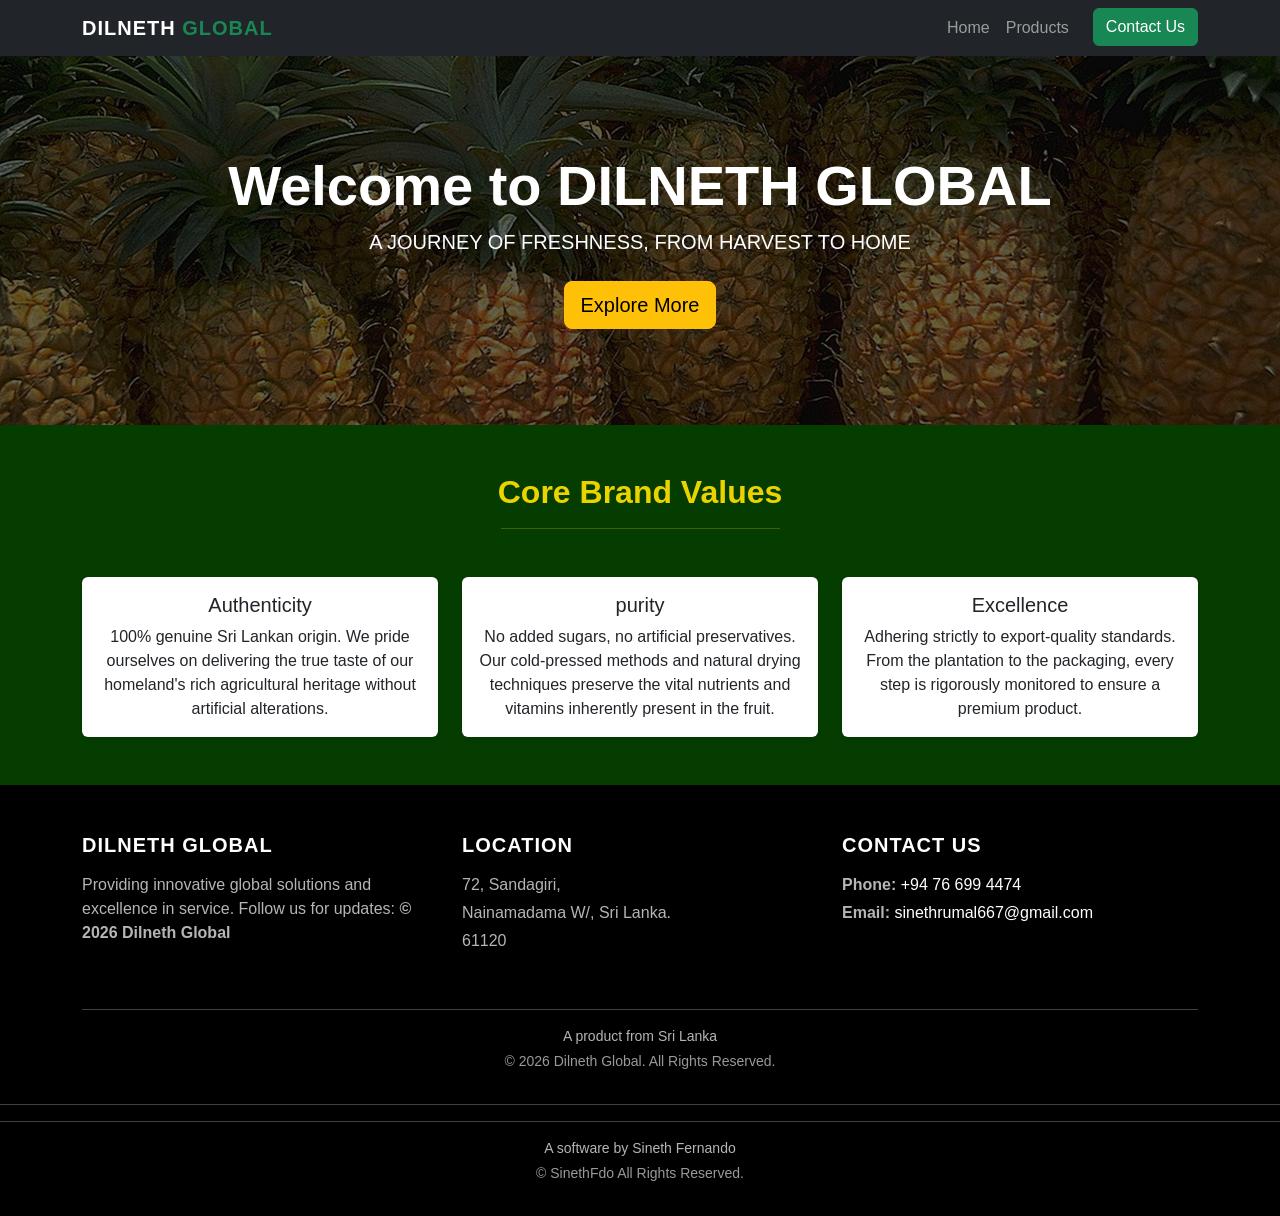
<file: index.html>
<!DOCTYPE html>
<html lang="en">

<head>
  <meta charset="UTF-8">
  <meta name="viewport" content="width=device-width, initial-scale=1.0">
  <title>Dilneth Global | Excellence in Innovation</title>
  <!-- Bootstrap CSS -->
  <link href="bootstrap.css" rel="stylesheet">
  <link rel="stylesheet" href="style.css">
  <link rel="icon" type="image/png" href="assets/favicon.jpeg">
</head>

<body>

  <!-- Navbar -->

  <nav class="navbar navbar-expand-lg navbar-dark bg-dark">
    <div class="container">
      <!-- Brand Name -->
      <a class="navbar-brand fw-bold" href="index.html">DILNETH <span class="text-success">GLOBAL</span></a>

      <!-- Toggle Button -->
      <button class="navbar-toggler" type="button" data-bs-toggle="collapse" data-bs-target="#dilnethNavbar"
        aria-controls="dilnethNavbar" aria-expanded="false" aria-label="Toggle navigation">
        <span class="navbar-toggler-icon"></span>
      </button>

      <!-- Collapsible Content -->
      <div class="collapse navbar-collapse" id="dilnethNavbar">
        <ul class="navbar-nav ms-auto">
          <li class="nav-item">
            <a class="nav-link" href="index.html">Home</a>
          </li>
          <li class="nav-item">
            <a class="nav-link" href="products.html">Products</a>
          </li>
          <li class="nav-item">
            <a class="btn btn-success ms-lg-3" href="um.html">Contact Us</a>
          </li>
        </ul>
      </div>
    </div>
  </nav>

  <!-- Hero Section -->
  <header id="home" class="py-5 bg-light text-center">
    <div class="container py-5">
      <h1 class="display-4 fw-bold">Welcome to DILNETH GLOBAL</h1>
      <p class="lead mb-4">A JOURNEY OF FRESHNESS, FROM HARVEST TO HOME</p>
      <button class="btn btn-warning btn-lg" onclick="showWelcomeMessage()">Explore More</button>
    </div>
  </header>

  <!-- Services Section -->
  <section id="services" class="container py-5" style="color: #ebd300;">
    <div class="text-center mb-5">
      <h2 class="fw-bold">Core Brand Values</h2>
      <hr class="mx-auto w-25">
    </div>
    <div class="row g-4">
      <div class="col-md-4">
        <div class="card h-100 shadow-sm border-0">
          <div class="card-body text-center">
            <h5 class="card-title">Authenticity</h5>
            <p class="card-text">100% genuine Sri Lankan origin.
              We pride ourselves on delivering the true taste of our homeland's rich agricultural heritage without
              artificial alterations.</p>
          </div>
        </div>
      </div>
      <div class="col-md-4">
        <div class="card h-100 shadow-sm border-0">
          <div class="card-body text-center">
            <h5 class="card-title">purity</h5>
            <p class="card-text">No added sugars, no artificial preservatives.
              Our cold-pressed methods and natural drying techniques preserve the vital nutrients and vitamins
              inherently present in the fruit.</p>
          </div>
        </div>
      </div>
      <div class="col-md-4">
        <div class="card h-100 shadow-sm border-0">
          <div class="card-body text-center">
            <h5 class="card-title">Excellence</h5>
            <p class="card-text">Adhering strictly to export-quality standards.
              From the plantation to the packaging, every step is rigorously monitored to ensure a premium product.</p>
          </div>
        </div>
      </div>
    </div>
  </section>

  <footer class="bg-black text-white pt-5 pb-3">
    <div class="container">
      <div class="row">
        <!-- Column 1: Short Description -->
        <div class="col-md-4 mb-4">
          <h5 class="fw-bold text-uppercase mb-3">Dilneth Global</h5>
          <p class="text-secondary">
            Providing innovative global solutions
            and excellence in service. Follow us for updates: <strong>
              <copyright>&copy; 2026</copyright> Dilneth Global
            </strong>
          </p>
        </div>

        <!-- Column 2: Address -->
        <div class="col-md-4 mb-4">
          <h5 class="fw-bold text-uppercase mb-3">Location</h5>
          <p class="text-secondary mb-1">72, Sandagiri,</p>
          <p class="text-secondary mb-1">Nainamadama W/, Sri Lanka.</p>
          <p class="text-secondary">61120</p>
        </div>

        <!-- Column 3: Contact Info -->
        <div class="col-md-4 mb-4">
          <h5 class="fw-bold text-uppercase mb-3">Contact Us</h5>
          <p class="text-secondary mb-1">
            <strong>Phone:</strong> <a href="tel:+94766994474" class="text-white text-decoration-none">+94 76 699
              4474</a>
          </p>
          <p class="text-secondary">
            <strong>Email:</strong> <a href="mailto:sinethrumal667@gmail.com"
              class="text-white text-decoration-none">sinethrumal667@gmail.com</a>
          </p>
        </div>
      </div>

      <!-- Divider Line -->
      <hr class="bg-secondary">

      <!-- Bottom Center Wording -->
      <div class="row mt-3">
        <div class="col text-center">
          <p class="mb-0 small text-secondary">A product from Sri Lanka</p>
          <p class="mt-1 small" style="opacity: 0.6;">&copy; 2026 Dilneth Global. All Rights Reserved.</p>
        </div>
      </div>
    </div>

    <!-- Divider Line -->
      <hr class="bg-secondary">
      <hr class="bg-secondary">

      <!-- copyright of software owner -->
      <div class="row mt-3">
        <div class="col text-center">
          <p class="mb-0 small text-secondary">A software by Sineth Fernando</p>
          <p class="mt-1 small" style="opacity: 0.6;">&copy; SinethFdo All Rights Reserved.</p>
        </div>
      </div>
    </div>

  </footer>

  <!-- Bootstrap JS Bundle -->
  <script src="bootstrap.bundle.js"></script>
  <script src="bootstrap.js"></script>
  <script src="script.js"></script>
  <script src="https://cdn.jsdelivr.net/npm/bootstrap@5.3.0/dist/js/bootstrap.bundle.min.js"></script>
</body>

</html>
</file>
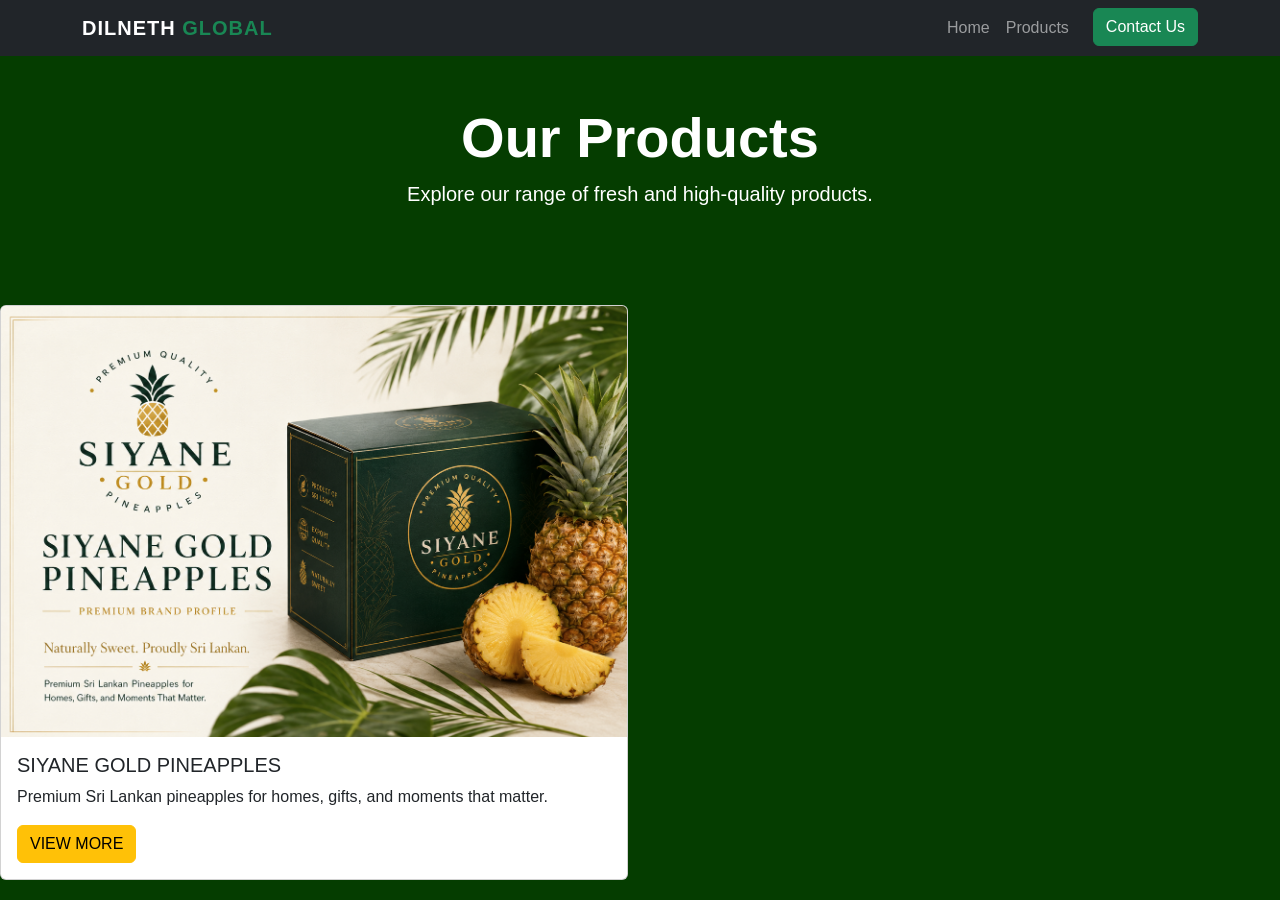
<file: products.html>
<!DOCTYPE html>
<html lang="en">
<head>
    <meta charset="UTF-8">
    <meta name="viewport" content="width=device-width, initial-scale=1.0">
    <title>Dilneth Global | Products</title>
    <link href="bootstrap.css" rel="stylesheet">
    <link rel="stylesheet" href="style.css">
</head>
<body>

    <!-- Navbar -->

  <nav class="navbar navbar-expand-lg navbar-dark bg-dark">
    <div class="container">
      <!-- Brand Name -->
      <a class="navbar-brand fw-bold" href="index.html">DILNETH <span class="text-success">GLOBAL</span></a>

      <!-- Toggle Button -->
      <button class="navbar-toggler" type="button" data-bs-toggle="collapse" data-bs-target="#dilnethNavbar"
        aria-controls="dilnethNavbar" aria-expanded="false" aria-label="Toggle navigation">
        <span class="navbar-toggler-icon"></span>
      </button>

      <!-- Collapsible Content -->
      <div class="collapse navbar-collapse" id="dilnethNavbar">
        <ul class="navbar-nav ms-auto">
          <li class="nav-item">
            <a class="nav-link" href="index.html">Home</a>
          </li>
          <li class="nav-item">
            <a class="nav-link" href="products.html">Products</a>
          </li>
          <li class="nav-item">
            <a class="btn btn-success ms-lg-3" href="um.html">Contact Us</a>
          </li>
        </ul>
      </div>
    </div>
  </nav>

  <div class="container py-5">
    <h1 class="display-4 fw-bold text-center text-white" >Our Products</h1>
    <p class="lead text-center mb-5 text-white">Explore our range of fresh and high-quality products.</p></div>
  <!-- card section -->

  <div class="row row-cols-1 row-cols-md-2 g-4">
  <div class="col">
    <div class="card">
      <img src="products/pineapple_card.png" class="card-img-top" alt="...">
      <div class="card-body">
        <h5 class="card-title">SIYANE GOLD PINEAPPLES</h5>
        <p class="card-text">Premium Sri Lankan pineapples for homes, gifts, and moments that matter.</p>
        <a href="siyane-gold-pineapples.html" class="btn btn-warning">VIEW MORE</a>
      </div>
    </div>
  </div>
  <!--<div class="col">
    <div class="card">
      <img src="..." class="card-img-top" alt="...">
      <div class="card-body">
        <h5 class="card-title">Card title</h5>
        <p class="card-text">This is a longer card with supporting text below as a natural lead-in to additional content. This content is a little bit longer.</p>
      </div>
    </div>
  </div>
  <div class="col">
    <div class="card">
      <img src="..." class="card-img-top" alt="...">
      <div class="card-body">
        <h5 class="card-title">Card title</h5>
        <p class="card-text">This is a longer card with supporting text below as a natural lead-in to additional content.</p>
      </div>
    </div>
  </div>
  <div class="col">
    <div class="card">
      <img src="..." class="card-img-top" alt="...">
      <div class="card-body">
        <h5 class="card-title">Card title</h5>
        <p class="card-text">This is a longer card with supporting text below as a natural lead-in to additional content. This content is a little bit longer.</p>
      </div>
    </div>
  </div>-->
</div>


    <script src="script.js"></script>
    <script src="bootstrap.bundle.js"></script>
    <script src="bootstrap.js"></script>
</body>
</html>
</file>
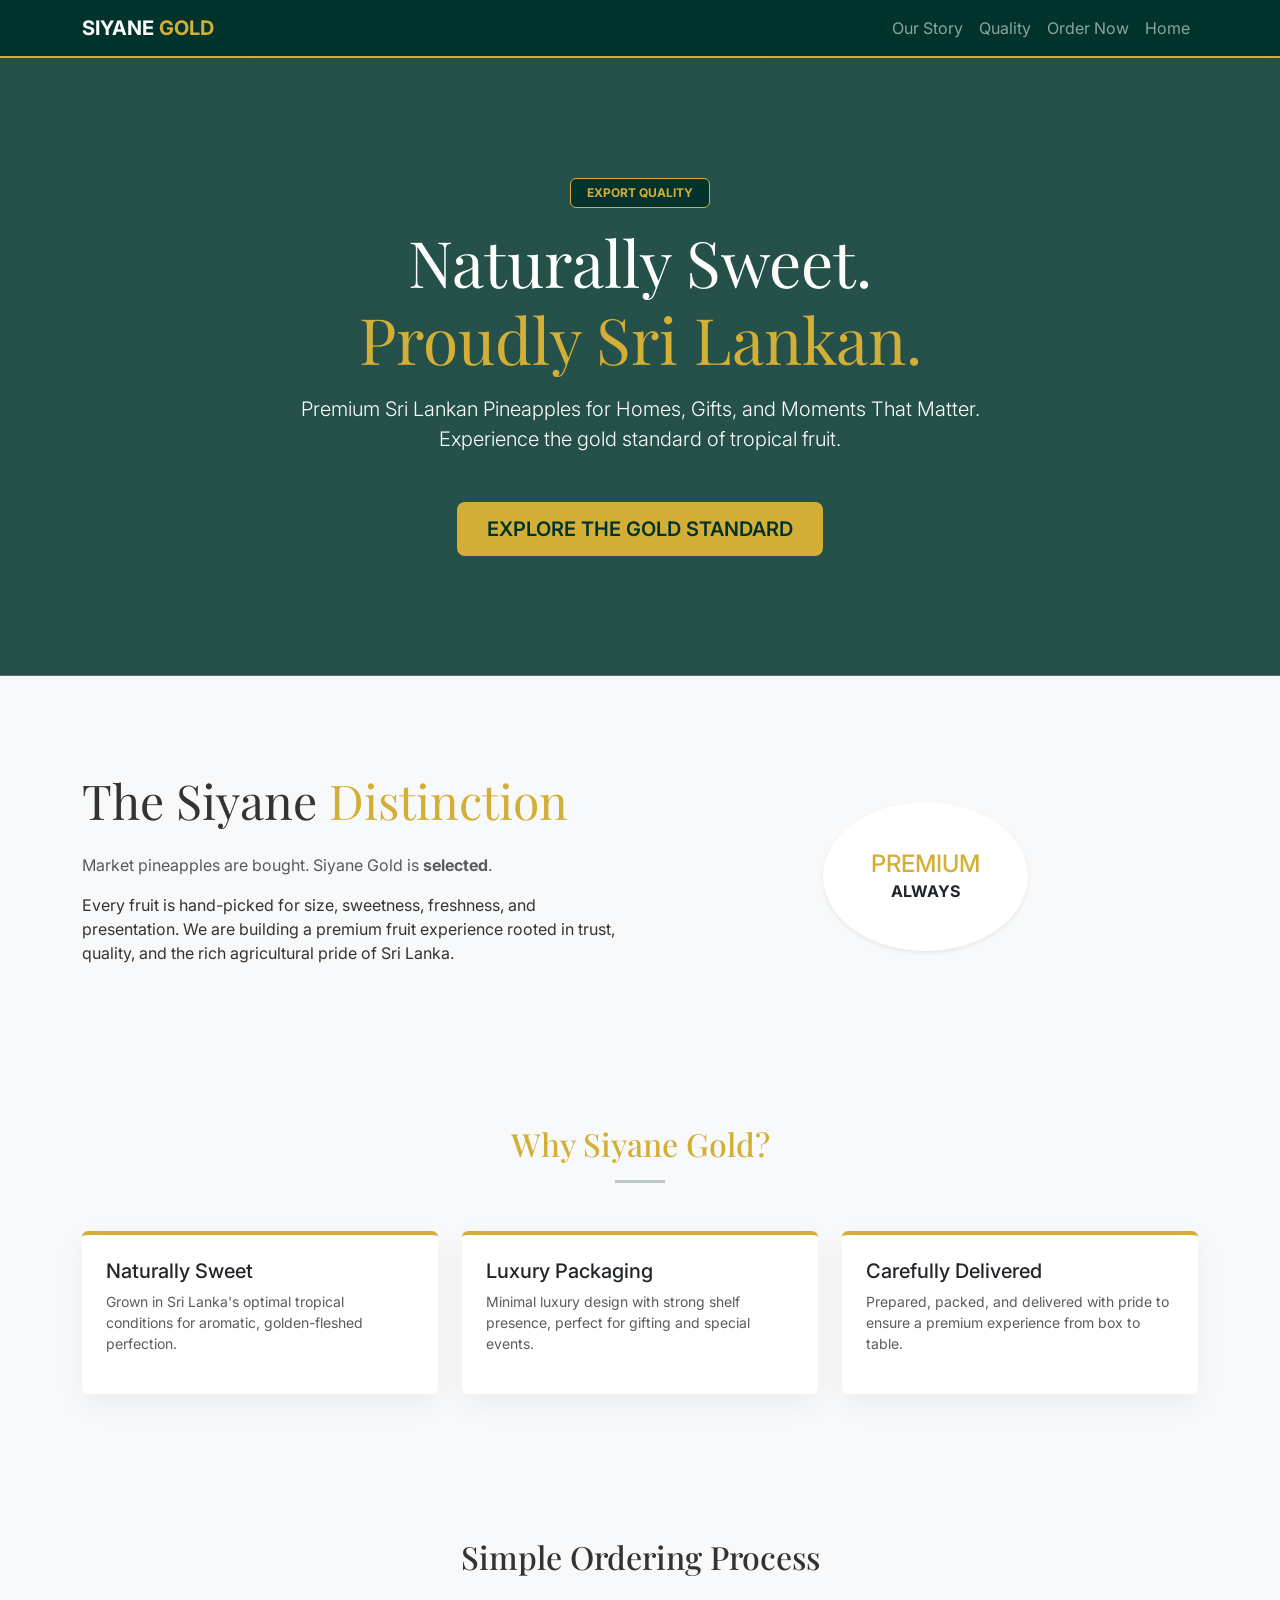
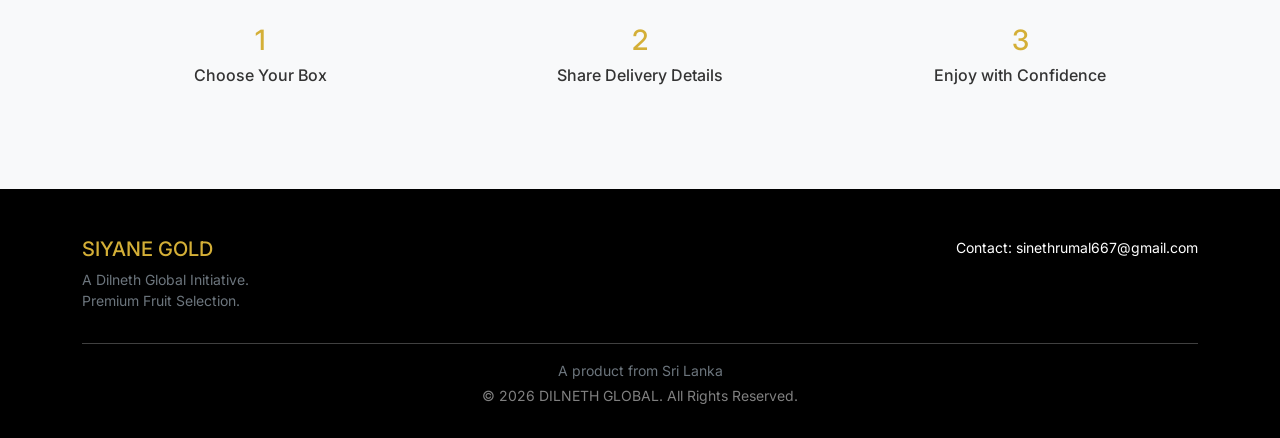
<file: siyane-gold-pineapples.html>
<!DOCTYPE html>
<html lang="en">
<head>
    <meta charset="UTF-8">
    <meta name="viewport" content="width=device-width, initial-scale=1.0">
    <title>Siyane Gold Pineapples | Premium Sri Lankan Quality</title>
    <link href="https://cdn.jsdelivr.net/npm/bootstrap@5.3.0/dist/css/bootstrap.min.css" rel="stylesheet">
    <link href="https://fonts.googleapis.com/css2?family=Playfair+Display:wght@700&family=Inter:wght@300;400;600&display=swap" rel="stylesheet">
    <style>
        :root {
            --dark-green: #00332c;
            --gold: #D4AF37;
            --soft-white: #f8f9fa;
        }

        body {
            font-family: 'Inter', sans-serif;
            background-color: var(--soft-white);
            color: #333;
        }

        h1, h2, .brand-font {
            font-family: 'Playfair Display', serif;
        }

        /* Navbar */
        .navbar {
            background-color: var(--dark-green);
            border-bottom: 2px solid var(--gold);
        }

        /* Hero Section */
        .hero {
            background: linear-gradient(rgba(0, 51, 44, 0.85), rgba(0, 51, 44, 0.85)), 
                        url('https://images.unsplash.com/photo-1550258987-190a2d41a8ba?auto=format&fit=crop&w=1350&q=80');
            background-size: cover;
            background-position: center;
            color: white;
            padding: 120px 0;
            text-align: center;
        }

        .gold-text { color: var(--gold); }
        
        .btn-gold {
            background-color: var(--gold);
            color: var(--dark-green);
            font-weight: 600;
            border: none;
            padding: 12px 30px;
            transition: 0.3s;
        }

        .btn-gold:hover {
            background-color: #b8962d;
            transform: translateY(-3px);
        }

        /* Feature Cards */
        .premium-card {
            border: none;
            border-top: 4px solid var(--gold);
            box-shadow: 0 10px 30px rgba(0,0,0,0.05);
            transition: 0.3s;
        }

        .premium-card:hover {
            transform: translateY(-10px);
        }

        .badge-export {
            background-color: var(--dark-green);
            color: var(--gold);
            border: 1px solid var(--gold);
        }

        /* Footer */
        footer {
            background-color: #000;
            color: white;
        }
    </style>
</head>
<body>

    <nav class="navbar navbar-expand-lg navbar-dark sticky-top">
        <div class="container">
            <a class="navbar-brand fw-bold" href="#">SIYANE <span class="gold-text">GOLD</span></a>
            <button class="navbar-toggler" type="button" data-bs-toggle="collapse" data-bs-target="#navbarNav">
                <span class="navbar-toggler-icon"></span>
            </button>
            <div class="collapse navbar-collapse" id="navbarNav">
                <ul class="navbar-nav ms-auto">
                    <li class="nav-item"><a class="nav-link" href="#about">Our Story</a></li>
                    <li class="nav-item"><a class="nav-link" href="#quality">Quality</a></li>
                    <li class="nav-item"><a class="nav-link" href="#order">Order Now</a></li>
                    <li class="nav-item"><a class="nav-link" href="index.html">Home</a></li>
                </ul>
            </div>
        </div>
    </nav>

    <header class="hero">
        <div class="container">
            <span class="badge badge-export mb-3 px-3 py-2">EXPORT QUALITY</span>
            <h1 class="display-3 mb-3">Naturally Sweet. <br><span class="gold-text">Proudly Sri Lankan.</span></h1>
            <p class="lead mb-5 mx-auto" style="max-width: 700px;">
                Premium Sri Lankan Pineapples for Homes, Gifts, and Moments That Matter. 
                Experience the gold standard of tropical fruit.
            </p>
            <a href="#order" class="btn btn-gold btn-lg">EXPLORE THE GOLD STANDARD</a>
        </div>
    </header>

    <section id="about" class="py-5">
        <div class="container py-5">
            <div class="row align-items-center">
                <div class="col-md-6">
                    <h2 class="display-5 mb-4">The Siyane <span class="gold-text">Distinction</span></h2>
                    <p class="text-muted">Market pineapples are bought. Siyane Gold is <strong>selected</strong>.</p>
                    <p>Every fruit is hand-picked for size, sweetness, freshness, and presentation. We are building a premium fruit experience rooted in trust, quality, and the rich agricultural pride of Sri Lanka.</p>
                </div>
                <div class="col-md-6 text-center">
                    <div class="p-5 bg-white rounded-circle shadow-sm d-inline-block">
                        <h4 class="mb-0 gold-text">PREMIUM</h4>
                        <p class="mb-0 text-dark fw-bold">ALWAYS</p>
                    </div>
                </div>
            </div>
        </div>
    </section>

    <section id="quality" class="bg-light py-5">
        <div class="container">
            <div class="text-center mb-5">
                <h2 class="gold-text">Why Siyane Gold?</h2>
                <hr class="mx-auto" style="width: 50px; border-top: 3px solid var(--dark-green);">
            </div>
            <div class="row g-4">
                <div class="col-md-4">
                    <div class="card premium-card h-100 p-4">
                        <h5>Naturally Sweet</h5>
                        <p class="small text-muted">Grown in Sri Lanka's optimal tropical conditions for aromatic, golden-fleshed perfection.</p>
                    </div>
                </div>
                <div class="col-md-4">
                    <div class="card premium-card h-100 p-4">
                        <h5>Luxury Packaging</h5>
                        <p class="small text-muted">Minimal luxury design with strong shelf presence, perfect for gifting and special events.</p>
                    </div>
                </div>
                <div class="col-md-4">
                    <div class="card premium-card h-100 p-4">
                        <h5>Carefully Delivered</h5>
                        <p class="small text-muted">Prepared, packed, and delivered with pride to ensure a premium experience from box to table.</p>
                    </div>
                </div>
            </div>
        </div>
    </section>

    <section id="order" class="py-5">
        <div class="container py-5 text-center">
            <h2 class="mb-5">Simple Ordering Process</h2>
            <div class="row">
                <div class="col-md-4">
                    <h3 class="gold-text">1</h3>
                    <h6>Choose Your Box</h6>
                </div>
                <div class="col-md-4">
                    <h3 class="gold-text">2</h3>
                    <h6>Share Delivery Details</h6>
                </div>
                <div class="col-md-4">
                    <h3 class="gold-text">3</h3>
                    <h6>Enjoy with Confidence</h6>
                </div>
            </div>
        </div>
    </section>

    <footer class="pt-5 pb-3">
        <div class="container">
            <div class="row">
                <div class="col-md-6">
                    <h5 class="gold-text">SIYANE GOLD</h5>
                    <p class="small text-secondary">A Dilneth Global Initiative.<br>Premium Fruit Selection.</p>
                </div>
                <div class="col-md-6 text-md-end">
                    <p class="small">Contact: sinethrumal667@gmail.com</p>
                </div>
            </div>
            <hr class="bg-secondary">
            <div class="text-center">
                <p class="mb-0 small text-secondary">A product from Sri Lanka</p>
                <p class="small mt-1" style="opacity: 0.5;">&copy; 2026 DILNETH GLOBAL. All Rights Reserved.</p>
            </div>
        </div>
    </footer>

    <script src="https://cdn.jsdelivr.net/npm/bootstrap@5.3.0/dist/js/bootstrap.bundle.min.js"></script>
</body>
</html>
</file>
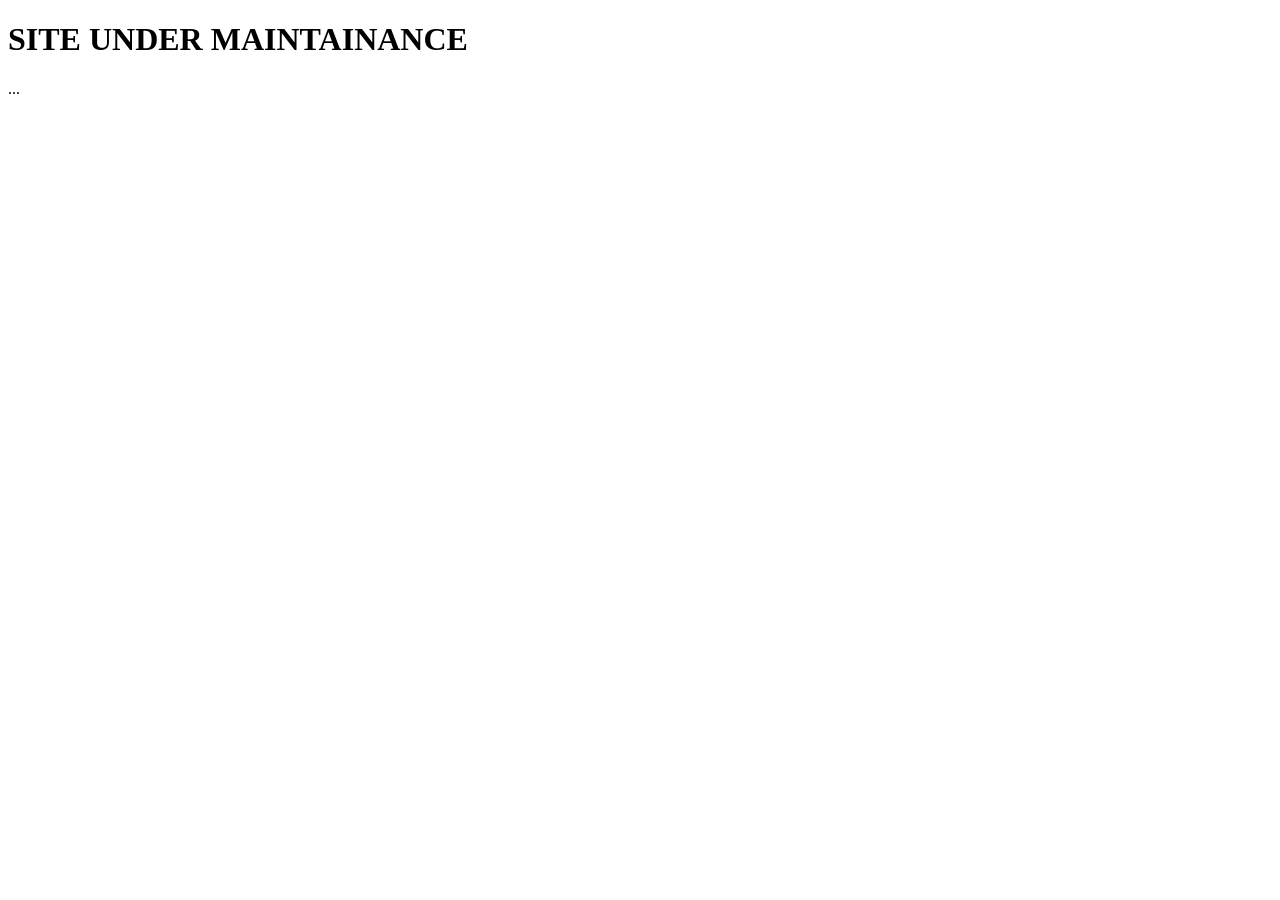
<file: um.html>
<!DOCTYPE html>
<html lang="en">
<head>
    <meta charset="UTF-8">
    <meta name="viewport" content="width=device-width, initial-scale=1.0">
    <title>dilneth.com</title>
</head>
<body>
    <h1>SITE UNDER MAINTAINANCE</h1>
    <p>...</p>
    
</body>
</html>
</file>
<file: style.css>
:root {
    --primary-color: #007bff;
    --dark-bg: #121212;
}

body {
    font-family: 'Segoe UI', Tahoma, Geneva, Verdana, sans-serif;
    scroll-behavior: smooth;
    background-color: #053d00;
}

.navbar-brand {
    letter-spacing: 1px;
}

.card {
    transition: transform 0.3s ease, box-shadow 0.3s ease;
}

.card:hover {
    transform: translateY(-10px);
    box-shadow: 0 10px 20px rgba(0,0,0,0.1) !important;
}

header {
    background: linear-gradient(rgba(0,0,0,0.6), rgba(0,0,0,0.6)), 
                url('assets/welcome_upper.jpg');
    background-size: cover;
    background-position: center;
    color: white;
}

/* Custom Footer Styling */
.bg-black {
    background-color: #000000 !important;
}

footer a:hover {
    color: #0d6efd !important; /* Changes to Bootstrap primary blue on hover */
    transition: 0.3s;
}

footer h5 {
    letter-spacing: 1px;
}

.text-secondary {
    color: #b5b5b5 !important; /* Makes the paragraph text slightly easier to read on black */
}
</file>
